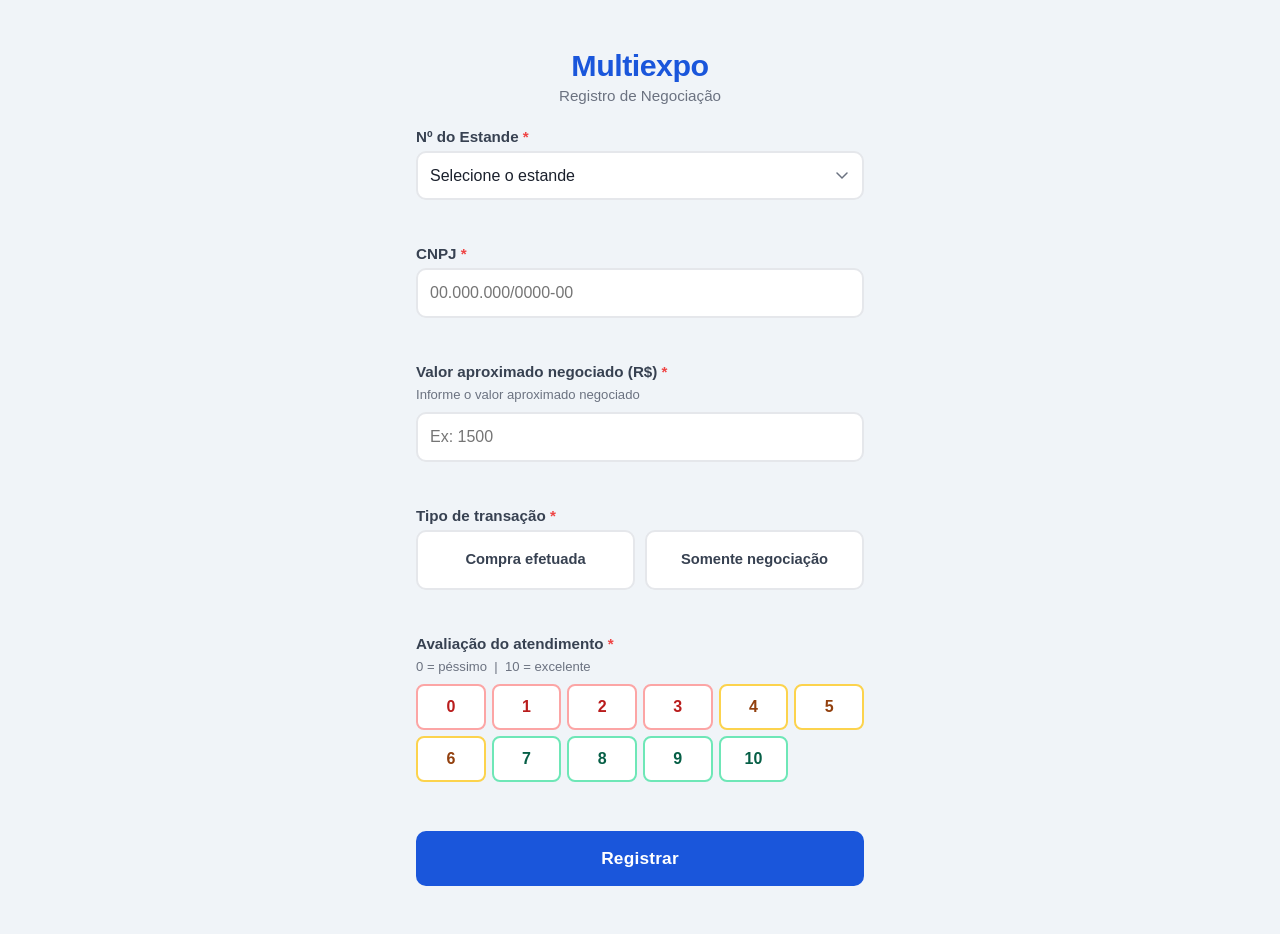
<file: index.html>
<!DOCTYPE html>
<html lang="pt-BR">
<head>
  <meta charset="UTF-8">
  <meta name="viewport" content="width=device-width, initial-scale=1.0, maximum-scale=1.0">
  <title>Registrar Negociação — Multiexpo</title>
  <link rel="stylesheet" href="style.css">
</head>
<body>
  <div class="container">
    <header class="logo">
      <h1>Multiexpo</h1>
      <p>Registro de Negociação</p>
    </header>

    <form id="form-registro" novalidate>

      <!-- Campo 1: Estande -->
      <div class="field-group">
        <label for="estande">Nº do Estande <span class="obrig">*</span></label>
        <select id="estande" name="estande" required>
          <option value="">Selecione o estande</option>
        </select>
        <span class="field-error" id="estande-error"></span>
      </div>

      <!-- Campo 2: CNPJ -->
      <div class="field-group">
        <label for="cnpj">CNPJ <span class="obrig">*</span></label>
        <input type="text" id="cnpj" name="cnpj"
               placeholder="00.000.000/0000-00"
               maxlength="18" inputmode="numeric" required>
        <span class="field-error" id="cnpj-error"></span>
      </div>

      <!-- Campo 3: Valor -->
      <div class="field-group">
        <label for="valor">Valor aproximado negociado (R$) <span class="obrig">*</span></label>
        <p class="field-hint">Informe o valor aproximado negociado</p>
        <input type="number" id="valor" name="valor"
               placeholder="Ex: 1500" min="0.01" step="0.01"
               inputmode="decimal" required>
        <span class="field-error" id="valor-error"></span>
      </div>

      <!-- Campo 4: Tipo de transação -->
      <div class="field-group">
        <label>Tipo de transação <span class="obrig">*</span></label>
        <div class="btn-group">
          <button type="button" class="btn-tipo" data-value="compra">
            Compra efetuada
          </button>
          <button type="button" class="btn-tipo" data-value="negociacao">
            Somente negociação
          </button>
        </div>
        <input type="hidden" id="tipo_transacao" name="tipo_transacao">
        <span class="field-error" id="tipo-error"></span>
      </div>

      <!-- Campo 5: Avaliação -->
      <div class="field-group">
        <label>Avaliação do atendimento <span class="obrig">*</span></label>
        <p class="field-hint">0 = péssimo &nbsp;|&nbsp; 10 = excelente</p>
        <div class="rating-group" id="rating-group"></div>
        <input type="hidden" id="avaliacao" name="avaliacao">
        <span class="field-error" id="avaliacao-error"></span>
      </div>

      <div id="form-warning" class="warning-box" style="display:none;"></div>

      <button type="submit" class="btn-submit" id="btn-submit">
        Registrar
      </button>
    </form>

    <div id="success-screen" class="success-screen" style="display:none;">
      <div class="success-icon">✅</div>
      <h2>Cadastro realizado com sucesso!</h2>
      <p>Seu CNPJ está participando do sorteio.</p>
      <button class="btn-novo" onclick="resetForm()">Novo registro</button>
    </div>
  </div>

  <script src="script.js"></script>
</body>
</html>
</file>
<file: style.css>
*, *::before, *::after {
  box-sizing: border-box;
  margin: 0;
  padding: 0;
}

body {
  font-family: -apple-system, BlinkMacSystemFont, 'Segoe UI', Roboto, sans-serif;
  background: #f0f4f8;
  color: #1a202c;
  min-height: 100vh;
}

.container {
  max-width: 480px;
  margin: 0 auto;
  padding: 20px 16px 48px;
}

/* Header */
.logo {
  text-align: center;
  padding: 28px 0 24px;
}

.logo h1 {
  font-size: 1.9rem;
  font-weight: 800;
  color: #1a56db;
  letter-spacing: -0.5px;
}

.logo p {
  font-size: 0.95rem;
  color: #6b7280;
  margin-top: 4px;
}

/* Fields */
.field-group {
  margin-bottom: 22px;
}

label {
  display: block;
  font-weight: 600;
  font-size: 0.95rem;
  margin-bottom: 6px;
  color: #374151;
}

.obrig {
  color: #ef4444;
}

.field-hint {
  font-size: 0.82rem;
  color: #6b7280;
  margin-bottom: 8px;
  line-height: 1.4;
}

select,
input[type="text"],
input[type="number"] {
  width: 100%;
  padding: 14px 12px;
  border: 2px solid #e5e7eb;
  border-radius: 10px;
  font-size: 1rem;
  background: #fff;
  color: #1a202c;
  transition: border-color 0.15s;
  -webkit-appearance: none;
  appearance: none;
}

select {
  background-image: url("data:image/svg+xml,%3Csvg xmlns='http://www.w3.org/2000/svg' width='12' height='8' viewBox='0 0 12 8'%3E%3Cpath d='M1 1l5 5 5-5' stroke='%236b7280' stroke-width='1.5' fill='none' stroke-linecap='round'/%3E%3C/svg%3E");
  background-repeat: no-repeat;
  background-position: right 14px center;
  padding-right: 36px;
}

select:focus,
input:focus {
  outline: none;
  border-color: #1a56db;
  box-shadow: 0 0 0 3px rgba(26, 86, 219, 0.12);
}

input.valid {
  border-color: #10b981;
}

input.invalid {
  border-color: #ef4444;
}

.field-error {
  display: block;
  color: #ef4444;
  font-size: 0.82rem;
  margin-top: 5px;
  min-height: 18px;
  font-weight: 500;
}

/* Tipo de transação */
.btn-group {
  display: flex;
  gap: 10px;
}

.btn-tipo {
  flex: 1;
  padding: 18px 8px;
  border: 2px solid #e5e7eb;
  border-radius: 10px;
  background: #fff;
  font-size: 0.92rem;
  font-weight: 600;
  cursor: pointer;
  transition: all 0.15s;
  color: #374151;
  line-height: 1.3;
}

.btn-tipo:active {
  transform: scale(0.97);
}

.btn-tipo.selected {
  border-color: #1a56db;
  background: #eff6ff;
  color: #1e40af;
}

/* Avaliação */
.rating-group {
  display: grid;
  grid-template-columns: repeat(6, 1fr);
  gap: 6px;
}

.btn-rating {
  border: 2px solid #e5e7eb;
  border-radius: 8px;
  background: #fff;
  font-size: 1rem;
  font-weight: 700;
  cursor: pointer;
  transition: all 0.12s;
  color: #374151;
  padding: 12px 0;
  display: flex;
  align-items: center;
  justify-content: center;
  width: 100%;
}

.btn-rating:active {
  transform: scale(0.93);
}

/* cores por faixa */
.btn-rating[data-val="0"],
.btn-rating[data-val="1"],
.btn-rating[data-val="2"],
.btn-rating[data-val="3"] {
  border-color: #fca5a5;
  color: #b91c1c;
}

.btn-rating[data-val="4"],
.btn-rating[data-val="5"],
.btn-rating[data-val="6"] {
  border-color: #fcd34d;
  color: #92400e;
}

.btn-rating[data-val="7"],
.btn-rating[data-val="8"],
.btn-rating[data-val="9"],
.btn-rating[data-val="10"] {
  border-color: #6ee7b7;
  color: #065f46;
}

.btn-rating.selected {
  background: #1a56db;
  border-color: #1a56db;
  color: #fff;
}

/* Aviso antifraude */
.warning-box {
  background: #fffbeb;
  border: 1.5px solid #f59e0b;
  border-radius: 10px;
  padding: 12px 14px;
  font-size: 0.86rem;
  color: #78350f;
  margin-bottom: 16px;
  line-height: 1.5;
}

/* Submit */
.btn-submit {
  width: 100%;
  padding: 17px;
  background: #1a56db;
  color: #fff;
  border: none;
  border-radius: 10px;
  font-size: 1.08rem;
  font-weight: 700;
  cursor: pointer;
  transition: background 0.15s, transform 0.1s;
  margin-top: 4px;
  letter-spacing: 0.2px;
}

.btn-submit:hover {
  background: #1e40af;
}

.btn-submit:active {
  transform: scale(0.98);
}

.btn-submit:disabled {
  background: #93c5fd;
  cursor: not-allowed;
  transform: none;
}

/* Tela de sucesso */
.success-screen {
  text-align: center;
  padding: 60px 20px;
}

.success-icon {
  font-size: 4.5rem;
  margin-bottom: 20px;
}

.success-screen h2 {
  font-size: 1.4rem;
  font-weight: 700;
  color: #1a202c;
  margin-bottom: 10px;
  line-height: 1.3;
}

.success-screen p {
  color: #6b7280;
  font-size: 1rem;
  margin-bottom: 36px;
}

.btn-novo {
  padding: 14px 36px;
  background: #fff;
  border: 2px solid #e5e7eb;
  border-radius: 10px;
  font-size: 1rem;
  font-weight: 600;
  cursor: pointer;
  color: #374151;
  transition: border-color 0.15s;
}

.btn-novo:hover {
  border-color: #1a56db;
  color: #1a56db;
}

/* Offline badge */
.offline-badge {
  position: fixed;
  top: 12px;
  left: 50%;
  transform: translateX(-50%);
  background: #f59e0b;
  color: #1a202c;
  font-size: 0.8rem;
  font-weight: 600;
  padding: 6px 14px;
  border-radius: 20px;
  z-index: 999;
  display: none;
}

.offline-badge.visible {
  display: block;
}
</file>
